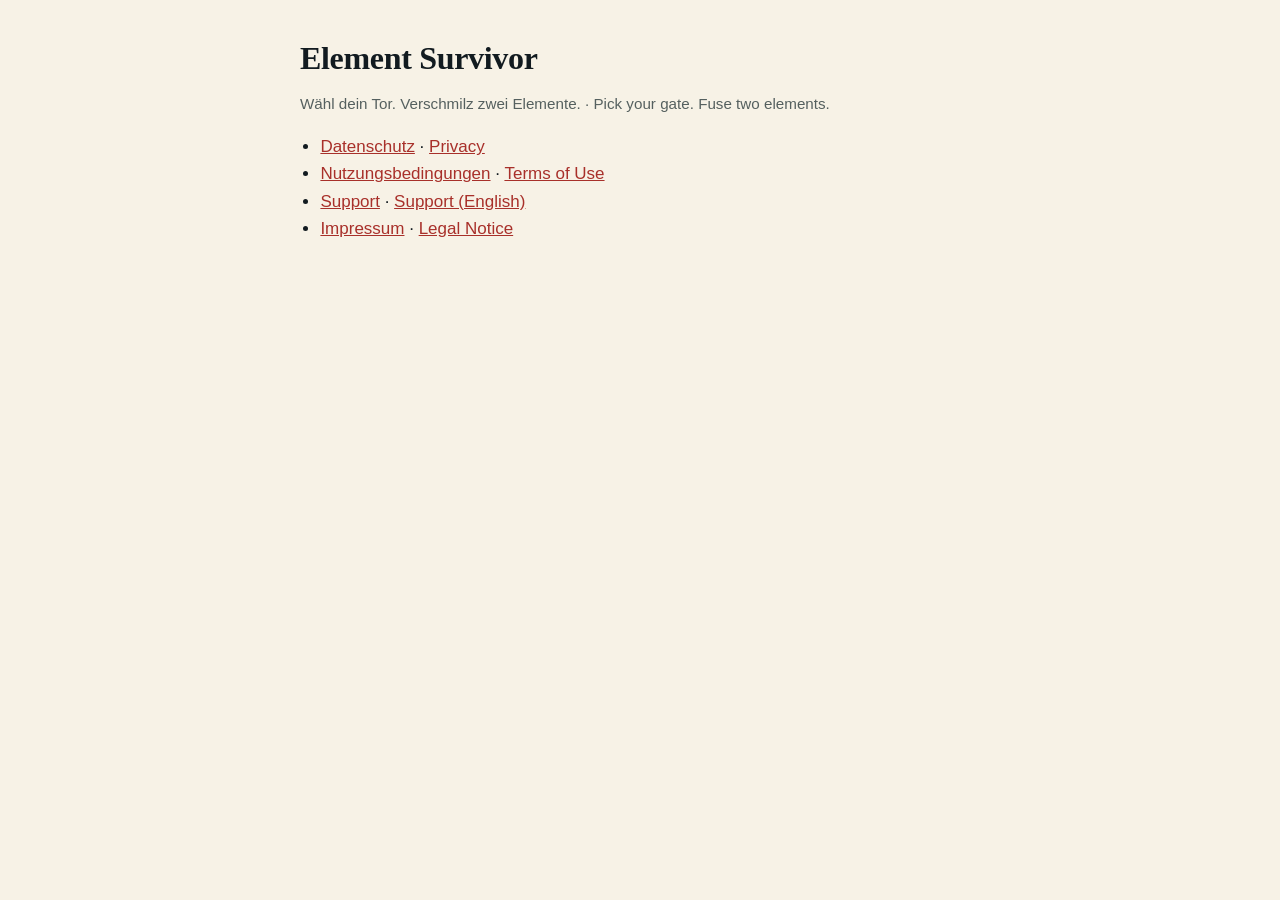
<file: index.html>
<!doctype html>
<html lang="de">
<head>
<meta charset="utf-8"><meta name="viewport" content="width=device-width,initial-scale=1">
<title>Element Survivor</title><link rel="stylesheet" href="style.css">
</head>
<body><main>
<h1>Element Survivor</h1>
<p class="muted">Wähl dein Tor. Verschmilz zwei Elemente. · Pick your gate. Fuse two elements.</p>
<ul>
<li><a href="privacy.html">Datenschutz</a> · <a href="privacy.html#en">Privacy</a></li>
<li><a href="terms.html">Nutzungsbedingungen</a> · <a href="terms.html#en">Terms of Use</a></li>
<li><a href="support.html">Support</a> · <a href="support.html#en">Support (English)</a></li>
<li><a href="impressum.html">Impressum</a> · <a href="impressum.html#en">Legal Notice</a></li>
</ul>
</main></body>
</html>
</file>
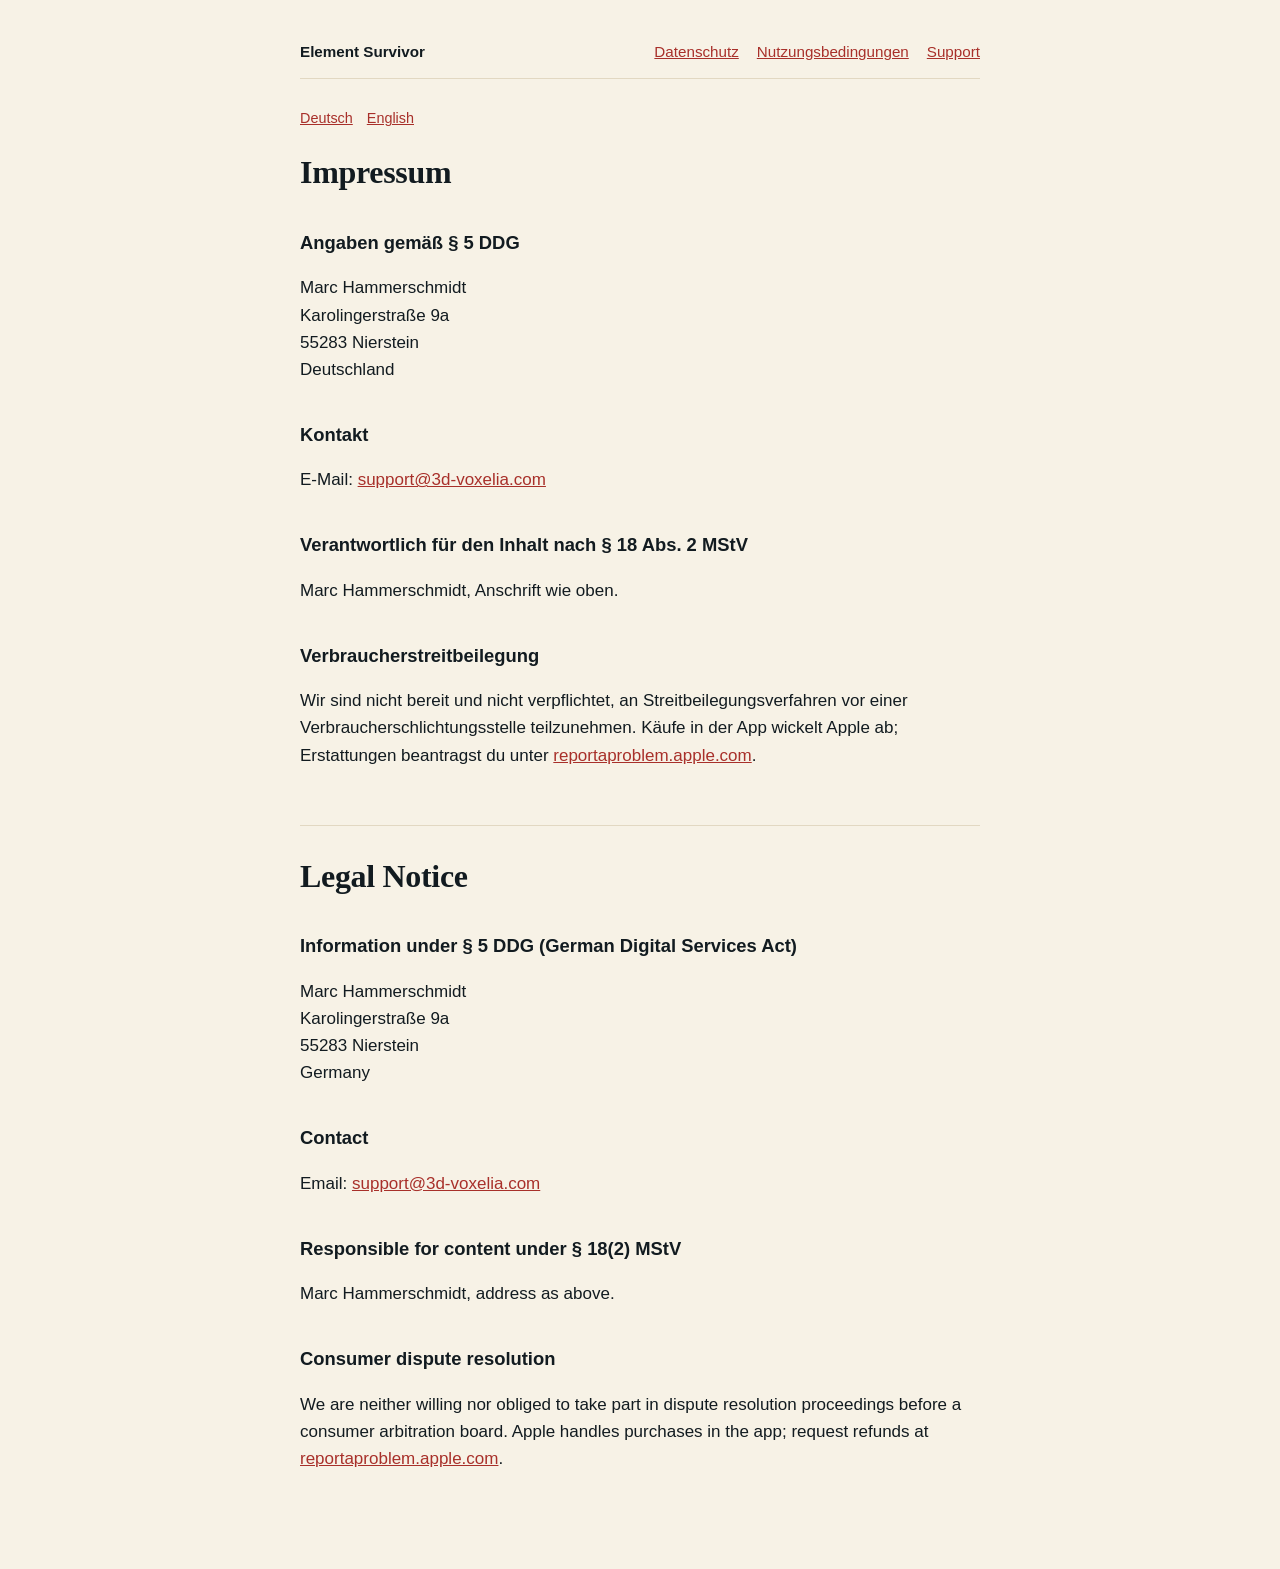
<file: impressum.html>
<!doctype html>
<html lang="de">
<head>
<meta charset="utf-8"><meta name="viewport" content="width=device-width,initial-scale=1">
<title>Element Survivor – Impressum / Legal Notice</title><link rel="stylesheet" href="style.css">
</head>
<body><main>
<nav><a href="index.html">Element Survivor</a><a href="privacy.html">Datenschutz</a><a href="terms.html">Nutzungsbedingungen</a><a href="support.html">Support</a></nav>
<div class="lang"><a href="#de">Deutsch</a><a href="#en">English</a></div>

<section id="de">
<h1>Impressum</h1>
<h2>Angaben gemäß § 5 DDG</h2>
<p>Marc Hammerschmidt<br>Karolingerstraße 9a<br>55283 Nierstein<br>Deutschland</p>
<h2>Kontakt</h2>
<p>E-Mail: <a href="mailto:support@3d-voxelia.com">support@3d-voxelia.com</a></p>
<h2>Verantwortlich für den Inhalt nach § 18 Abs. 2 MStV</h2>
<p>Marc Hammerschmidt, Anschrift wie oben.</p>
<h2>Verbraucherstreitbeilegung</h2>
<p>Wir sind nicht bereit und nicht verpflichtet, an Streitbeilegungsverfahren vor einer Verbraucherschlichtungsstelle teilzunehmen. Käufe in der App wickelt Apple ab; Erstattungen beantragst du unter <a href="https://reportaproblem.apple.com">reportaproblem.apple.com</a>.</p>
</section>

<section id="en" lang="en">
<h1>Legal Notice</h1>
<h2>Information under § 5 DDG (German Digital Services Act)</h2>
<p>Marc Hammerschmidt<br>Karolingerstraße 9a<br>55283 Nierstein<br>Germany</p>
<h2>Contact</h2>
<p>Email: <a href="mailto:support@3d-voxelia.com">support@3d-voxelia.com</a></p>
<h2>Responsible for content under § 18(2) MStV</h2>
<p>Marc Hammerschmidt, address as above.</p>
<h2>Consumer dispute resolution</h2>
<p>We are neither willing nor obliged to take part in dispute resolution proceedings before a consumer arbitration board. Apple handles purchases in the app; request refunds at <a href="https://reportaproblem.apple.com">reportaproblem.apple.com</a>.</p>
</section>
</main></body>
</html>
</file>
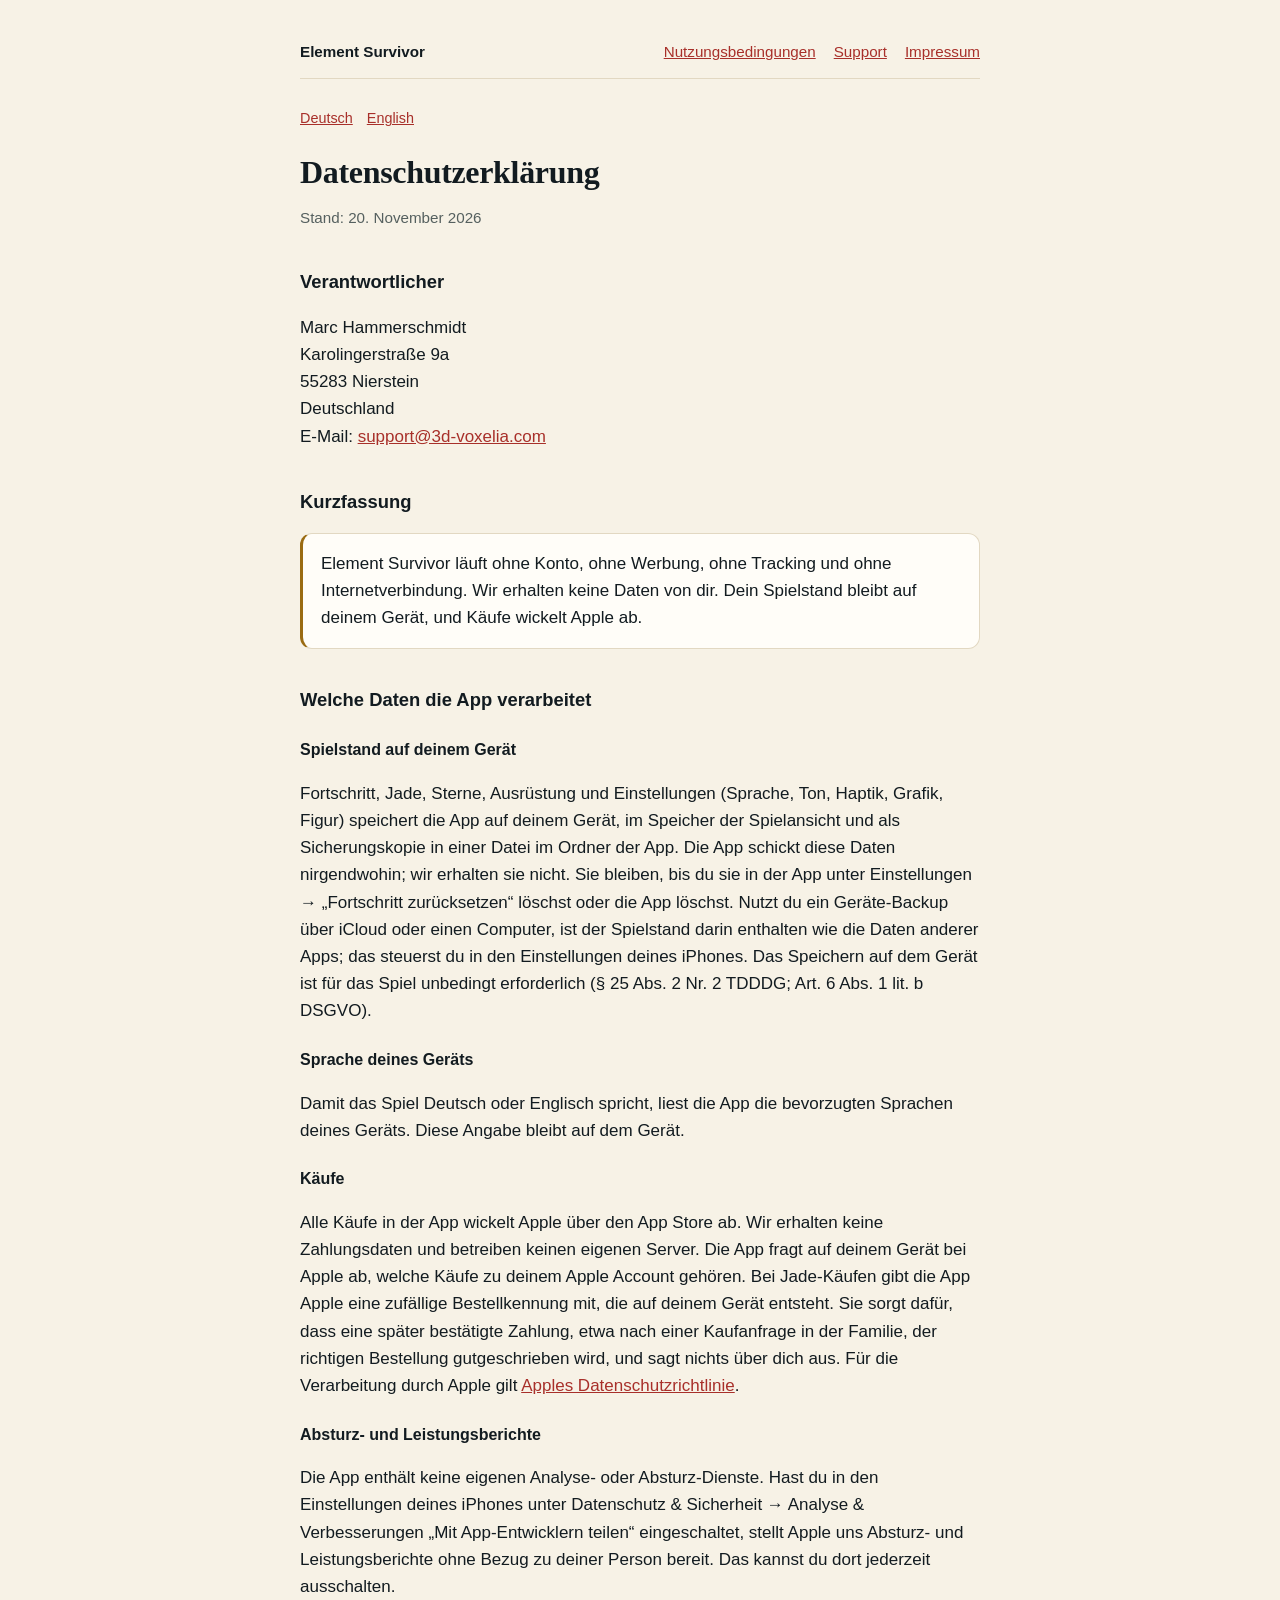
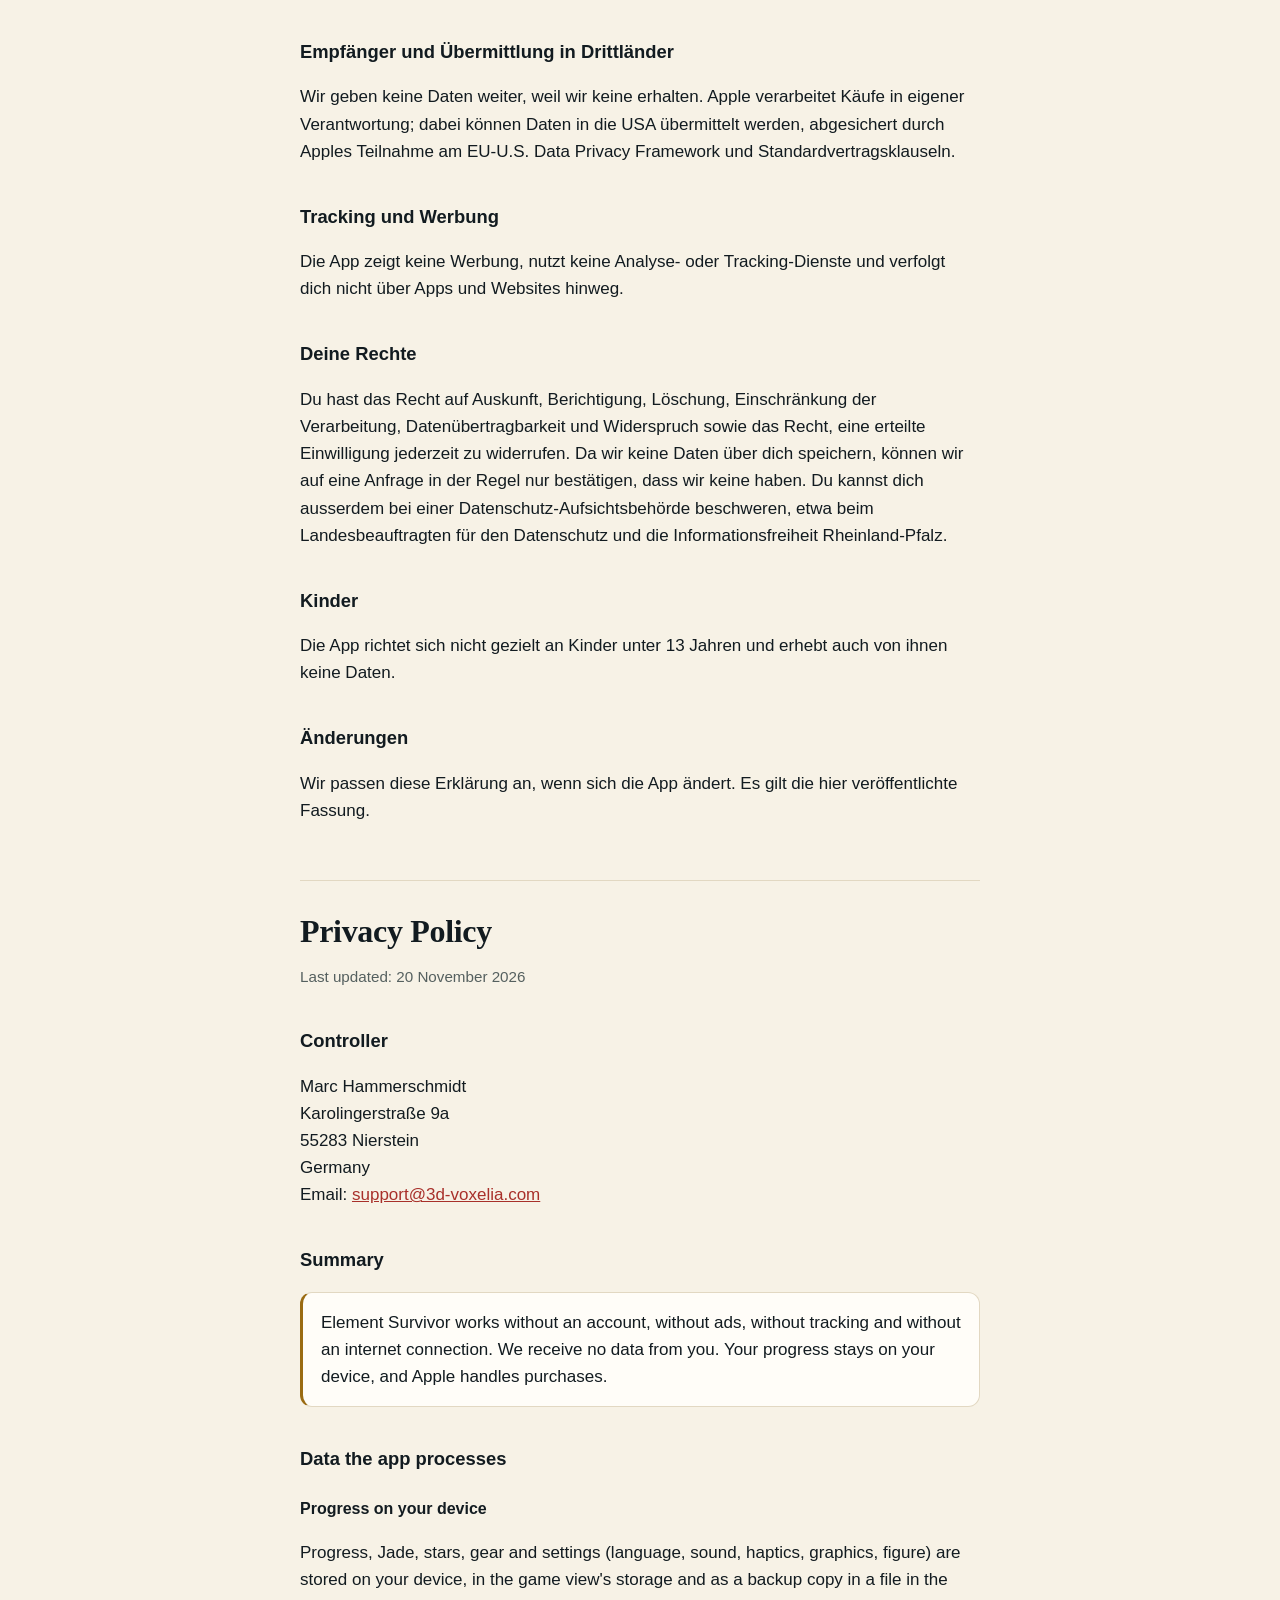
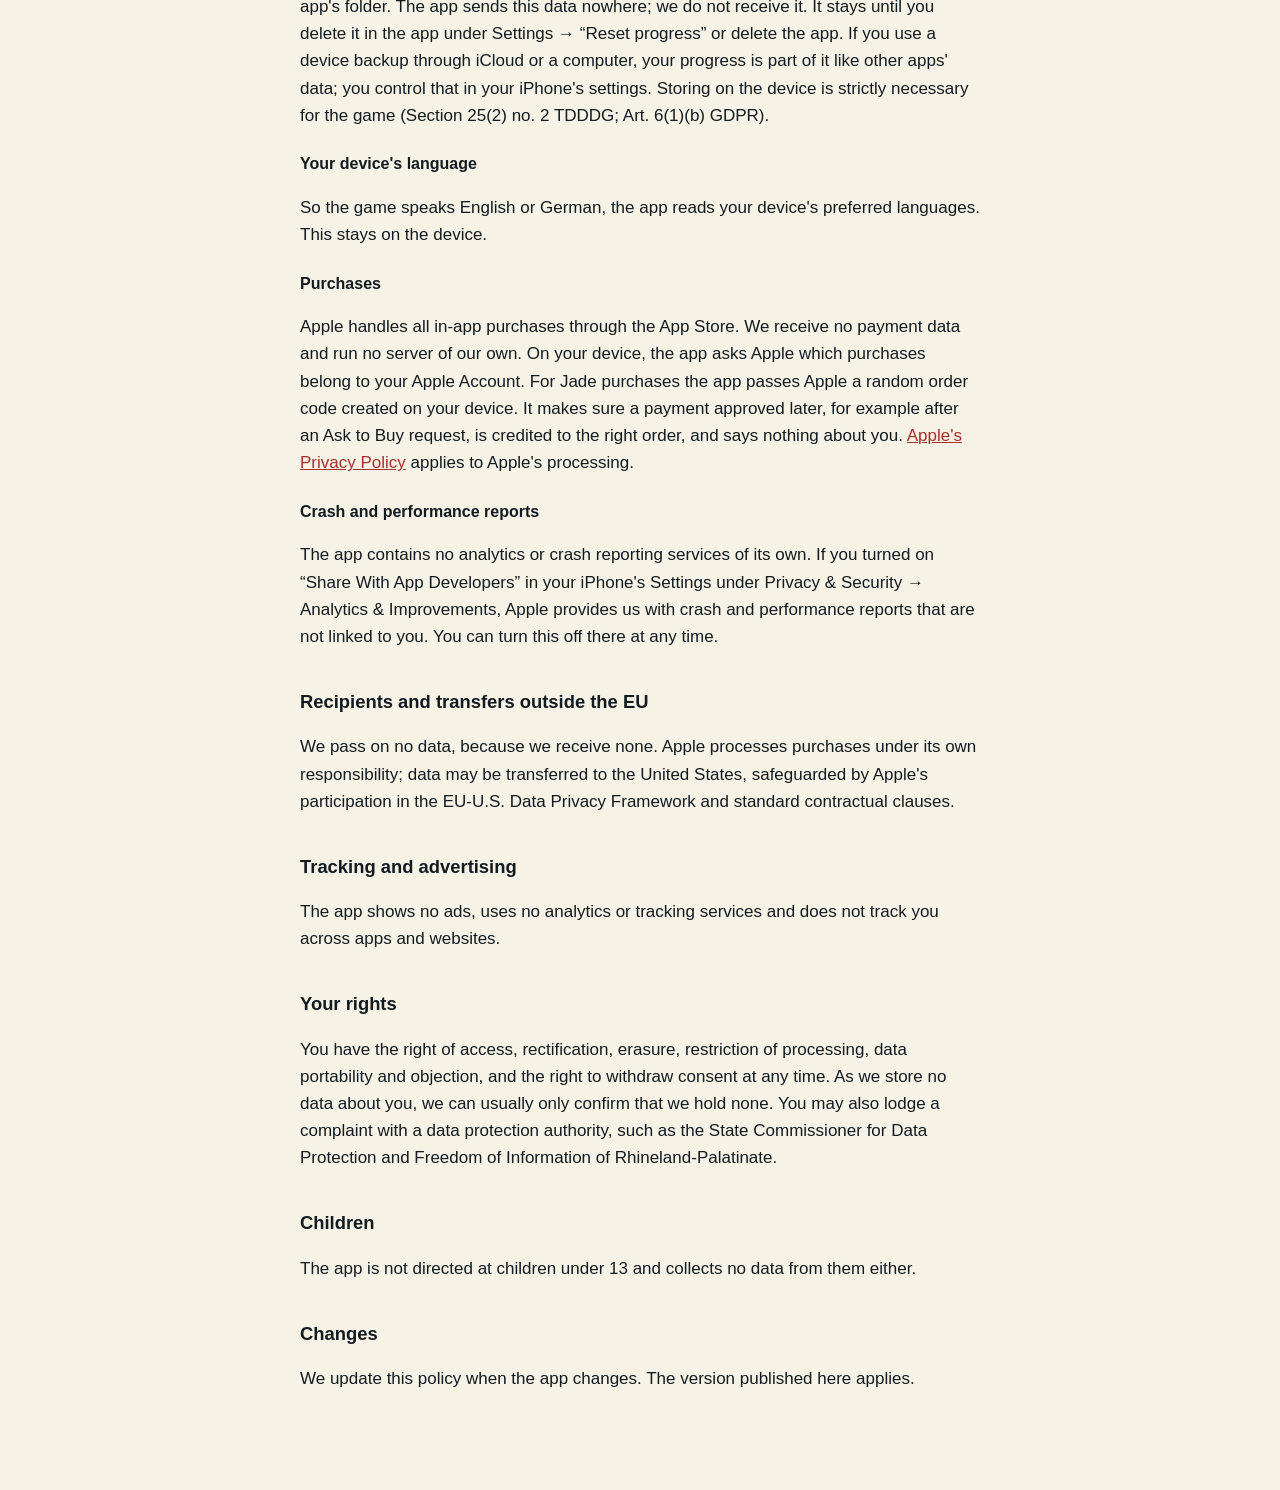
<file: privacy.html>
<!doctype html>
<html lang="de">
<head>
<meta charset="utf-8"><meta name="viewport" content="width=device-width,initial-scale=1">
<title>Element Survivor – Datenschutz / Privacy</title><link rel="stylesheet" href="style.css">
</head>
<body><main>
<nav><a href="index.html">Element Survivor</a><a href="terms.html">Nutzungsbedingungen</a><a href="support.html">Support</a><a href="impressum.html">Impressum</a></nav>
<div class="lang"><a href="#de">Deutsch</a><a href="#en">English</a></div>

<!--
  Belege im Code (Stand 2026-11-20, Branch jagd):
  - Kein Netzzugriff: einziges fetch() lädt Musik aus dem App-Paket (src/audio/music.ts:249); kein URLSession in ios/App/App/*.swift.
  - Spielstand lokal: localStorage (src/meta/profile.ts:136) und Sicherungsdatei in Application Support (ios/App/App/GameViewController.swift:105).
  - Kein iCloud: keine Entitlements, kein NSUbiquitousKeyValueStore oder CloudKit.
  - Gerätesprache: Locale.preferredLanguages wird lokal an die Spielansicht gegeben (GameViewController.swift:21).
  - Käufe: StoreKit 2 auf dem Gerät (ios/App/App/Store.swift); zufällige Bestellkennung als appAccountToken nur bei Jade-Käufen (Store.swift:164, src/meta/purchases.ts:109).
  - Zurücksetzen: Einstellungen → „Fortschritt zurücksetzen“, Käufe bleiben (src/meta/profile.ts, resetProfile).
  - Privacy-Manifest: NSPrivacyTracking false, keine erfassten Datentypen (ios/App/App/PrivacyInfo.xcprivacy).
-->

<section id="de">
<h1>Datenschutzerklärung</h1>
<p class="muted">Stand: 20. November 2026</p>

<h2>Verantwortlicher</h2>
<p>Marc Hammerschmidt<br>Karolingerstraße 9a<br>55283 Nierstein<br>Deutschland<br>E-Mail: <a href="mailto:support@3d-voxelia.com">support@3d-voxelia.com</a></p>

<h2>Kurzfassung</h2>
<p class="card">Element Survivor läuft ohne Konto, ohne Werbung, ohne Tracking und ohne Internetverbindung. Wir erhalten keine Daten von dir. Dein Spielstand bleibt auf deinem Gerät, und Käufe wickelt Apple ab.</p>

<h2>Welche Daten die App verarbeitet</h2>
<h3>Spielstand auf deinem Gerät</h3>
<p>Fortschritt, Jade, Sterne, Ausrüstung und Einstellungen (Sprache, Ton, Haptik, Grafik, Figur) speichert die App auf deinem Gerät, im Speicher der Spielansicht und als Sicherungskopie in einer Datei im Ordner der App. Die App schickt diese Daten nirgendwohin; wir erhalten sie nicht. Sie bleiben, bis du sie in der App unter Einstellungen → „Fortschritt zurücksetzen“ löschst oder die App löschst. Nutzt du ein Geräte-Backup über iCloud oder einen Computer, ist der Spielstand darin enthalten wie die Daten anderer Apps; das steuerst du in den Einstellungen deines iPhones. Das Speichern auf dem Gerät ist für das Spiel unbedingt erforderlich (§ 25 Abs. 2 Nr. 2 TDDDG; Art. 6 Abs. 1 lit. b DSGVO).</p>
<h3>Sprache deines Geräts</h3>
<p>Damit das Spiel Deutsch oder Englisch spricht, liest die App die bevorzugten Sprachen deines Geräts. Diese Angabe bleibt auf dem Gerät.</p>
<h3>Käufe</h3>
<p>Alle Käufe in der App wickelt Apple über den App Store ab. Wir erhalten keine Zahlungsdaten und betreiben keinen eigenen Server. Die App fragt auf deinem Gerät bei Apple ab, welche Käufe zu deinem Apple Account gehören. Bei Jade-Käufen gibt die App Apple eine zufällige Bestellkennung mit, die auf deinem Gerät entsteht. Sie sorgt dafür, dass eine später bestätigte Zahlung, etwa nach einer Kaufanfrage in der Familie, der richtigen Bestellung gutgeschrieben wird, und sagt nichts über dich aus. Für die Verarbeitung durch Apple gilt <a href="https://www.apple.com/legal/privacy/">Apples Datenschutzrichtlinie</a>.</p>
<h3>Absturz- und Leistungsberichte</h3>
<p>Die App enthält keine eigenen Analyse- oder Absturz-Dienste. Hast du in den Einstellungen deines iPhones unter Datenschutz &amp; Sicherheit → Analyse &amp; Verbesserungen „Mit App-Entwicklern teilen“ eingeschaltet, stellt Apple uns Absturz- und Leistungsberichte ohne Bezug zu deiner Person bereit. Das kannst du dort jederzeit ausschalten.</p>

<h2>Empfänger und Übermittlung in Drittländer</h2>
<p>Wir geben keine Daten weiter, weil wir keine erhalten. Apple verarbeitet Käufe in eigener Verantwortung; dabei können Daten in die USA übermittelt werden, abgesichert durch Apples Teilnahme am EU-U.S. Data Privacy Framework und Standardvertragsklauseln.</p>

<h2>Tracking und Werbung</h2>
<p>Die App zeigt keine Werbung, nutzt keine Analyse- oder Tracking-Dienste und verfolgt dich nicht über Apps und Websites hinweg.</p>

<h2>Deine Rechte</h2>
<p>Du hast das Recht auf Auskunft, Berichtigung, Löschung, Einschränkung der Verarbeitung, Datenübertragbarkeit und Widerspruch sowie das Recht, eine erteilte Einwilligung jederzeit zu widerrufen. Da wir keine Daten über dich speichern, können wir auf eine Anfrage in der Regel nur bestätigen, dass wir keine haben. Du kannst dich ausserdem bei einer Datenschutz-Aufsichtsbehörde beschweren, etwa beim Landesbeauftragten für den Datenschutz und die Informationsfreiheit Rheinland-Pfalz.</p>

<h2>Kinder</h2>
<p>Die App richtet sich nicht gezielt an Kinder unter 13 Jahren und erhebt auch von ihnen keine Daten.</p>

<h2>Änderungen</h2>
<p>Wir passen diese Erklärung an, wenn sich die App ändert. Es gilt die hier veröffentlichte Fassung.</p>
</section>

<section id="en" lang="en">
<h1>Privacy Policy</h1>
<p class="muted">Last updated: 20 November 2026</p>

<h2>Controller</h2>
<p>Marc Hammerschmidt<br>Karolingerstraße 9a<br>55283 Nierstein<br>Germany<br>Email: <a href="mailto:support@3d-voxelia.com">support@3d-voxelia.com</a></p>

<h2>Summary</h2>
<p class="card">Element Survivor works without an account, without ads, without tracking and without an internet connection. We receive no data from you. Your progress stays on your device, and Apple handles purchases.</p>

<h2>Data the app processes</h2>
<h3>Progress on your device</h3>
<p>Progress, Jade, stars, gear and settings (language, sound, haptics, graphics, figure) are stored on your device, in the game view's storage and as a backup copy in a file in the app's folder. The app sends this data nowhere; we do not receive it. It stays until you delete it in the app under Settings → “Reset progress” or delete the app. If you use a device backup through iCloud or a computer, your progress is part of it like other apps' data; you control that in your iPhone's settings. Storing on the device is strictly necessary for the game (Section 25(2) no. 2 TDDDG; Art. 6(1)(b) GDPR).</p>
<h3>Your device's language</h3>
<p>So the game speaks English or German, the app reads your device's preferred languages. This stays on the device.</p>
<h3>Purchases</h3>
<p>Apple handles all in-app purchases through the App Store. We receive no payment data and run no server of our own. On your device, the app asks Apple which purchases belong to your Apple Account. For Jade purchases the app passes Apple a random order code created on your device. It makes sure a payment approved later, for example after an Ask to Buy request, is credited to the right order, and says nothing about you. <a href="https://www.apple.com/legal/privacy/">Apple's Privacy Policy</a> applies to Apple's processing.</p>
<h3>Crash and performance reports</h3>
<p>The app contains no analytics or crash reporting services of its own. If you turned on “Share With App Developers” in your iPhone's Settings under Privacy &amp; Security → Analytics &amp; Improvements, Apple provides us with crash and performance reports that are not linked to you. You can turn this off there at any time.</p>

<h2>Recipients and transfers outside the EU</h2>
<p>We pass on no data, because we receive none. Apple processes purchases under its own responsibility; data may be transferred to the United States, safeguarded by Apple's participation in the EU-U.S. Data Privacy Framework and standard contractual clauses.</p>

<h2>Tracking and advertising</h2>
<p>The app shows no ads, uses no analytics or tracking services and does not track you across apps and websites.</p>

<h2>Your rights</h2>
<p>You have the right of access, rectification, erasure, restriction of processing, data portability and objection, and the right to withdraw consent at any time. As we store no data about you, we can usually only confirm that we hold none. You may also lodge a complaint with a data protection authority, such as the State Commissioner for Data Protection and Freedom of Information of Rhineland-Palatinate.</p>

<h2>Children</h2>
<p>The app is not directed at children under 13 and collects no data from them either.</p>

<h2>Changes</h2>
<p>We update this policy when the app changes. The version published here applies.</p>
</section>
</main></body>
</html>
</file>
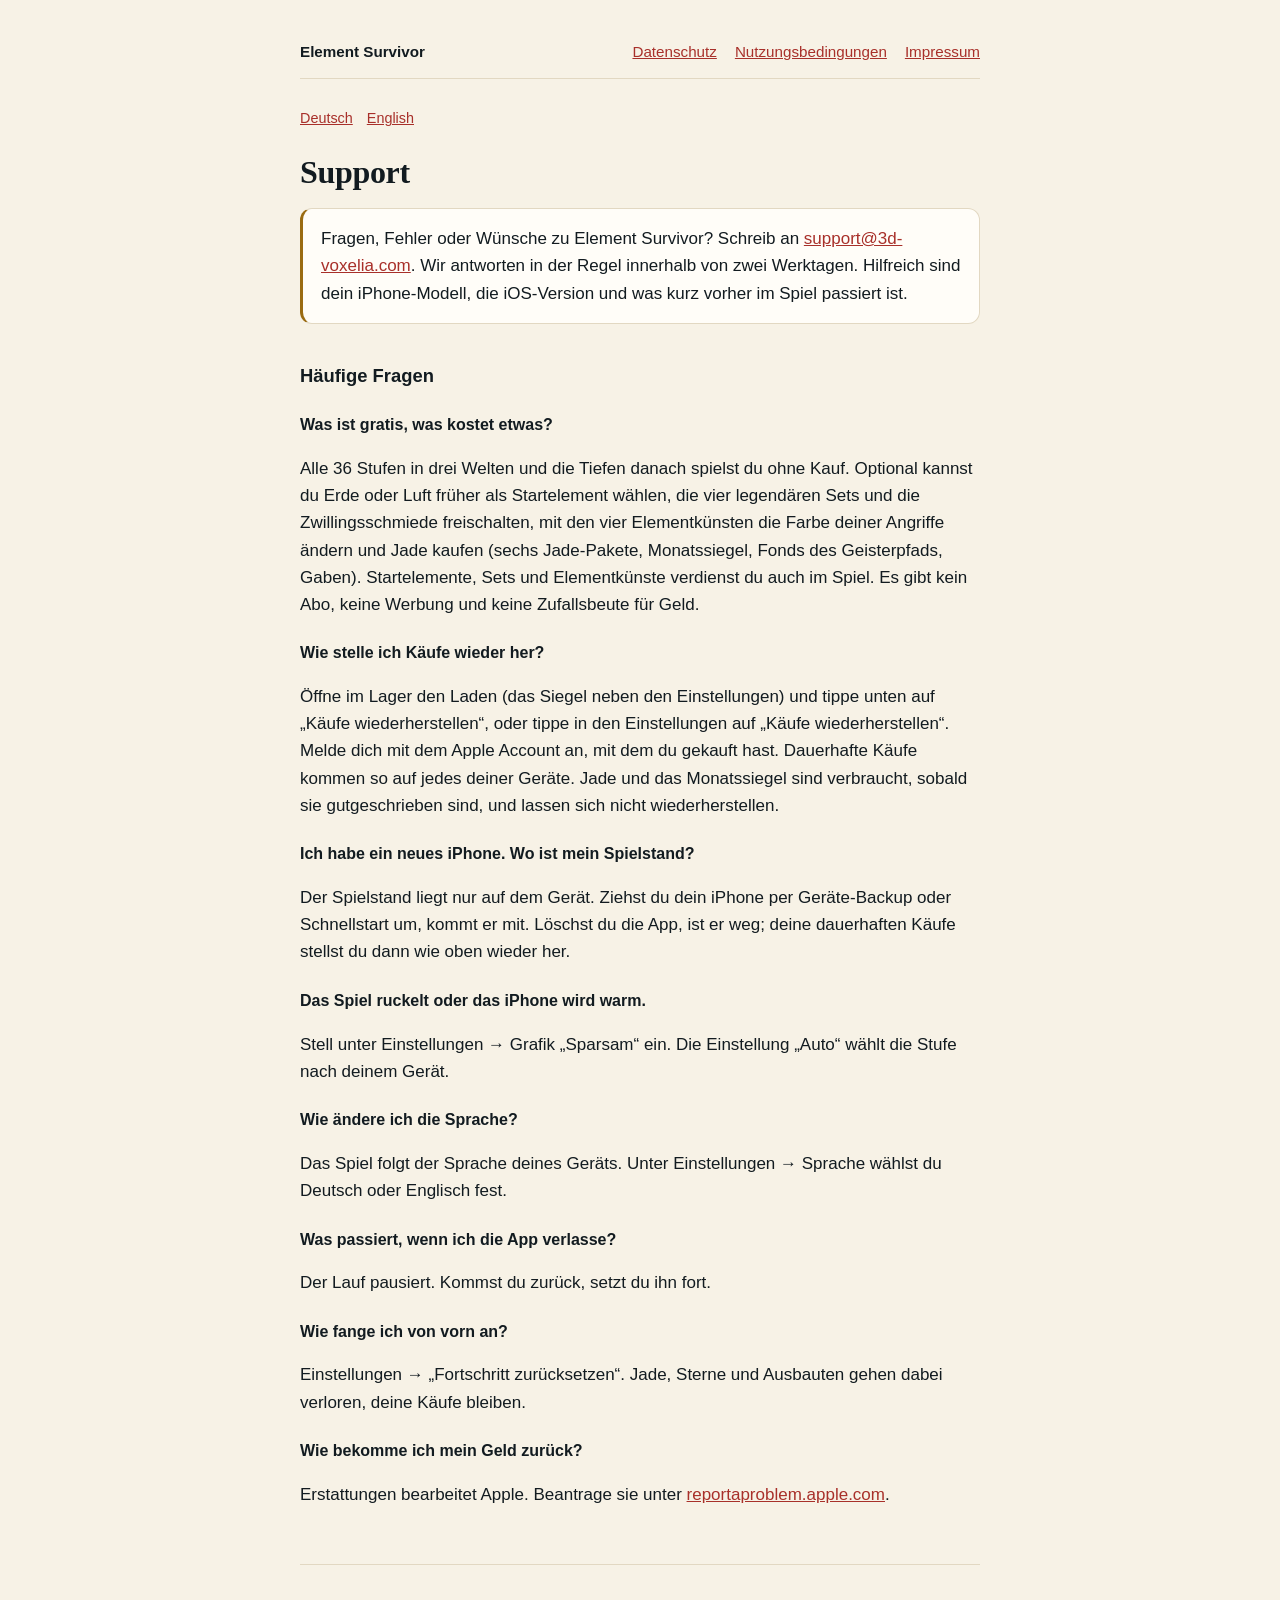
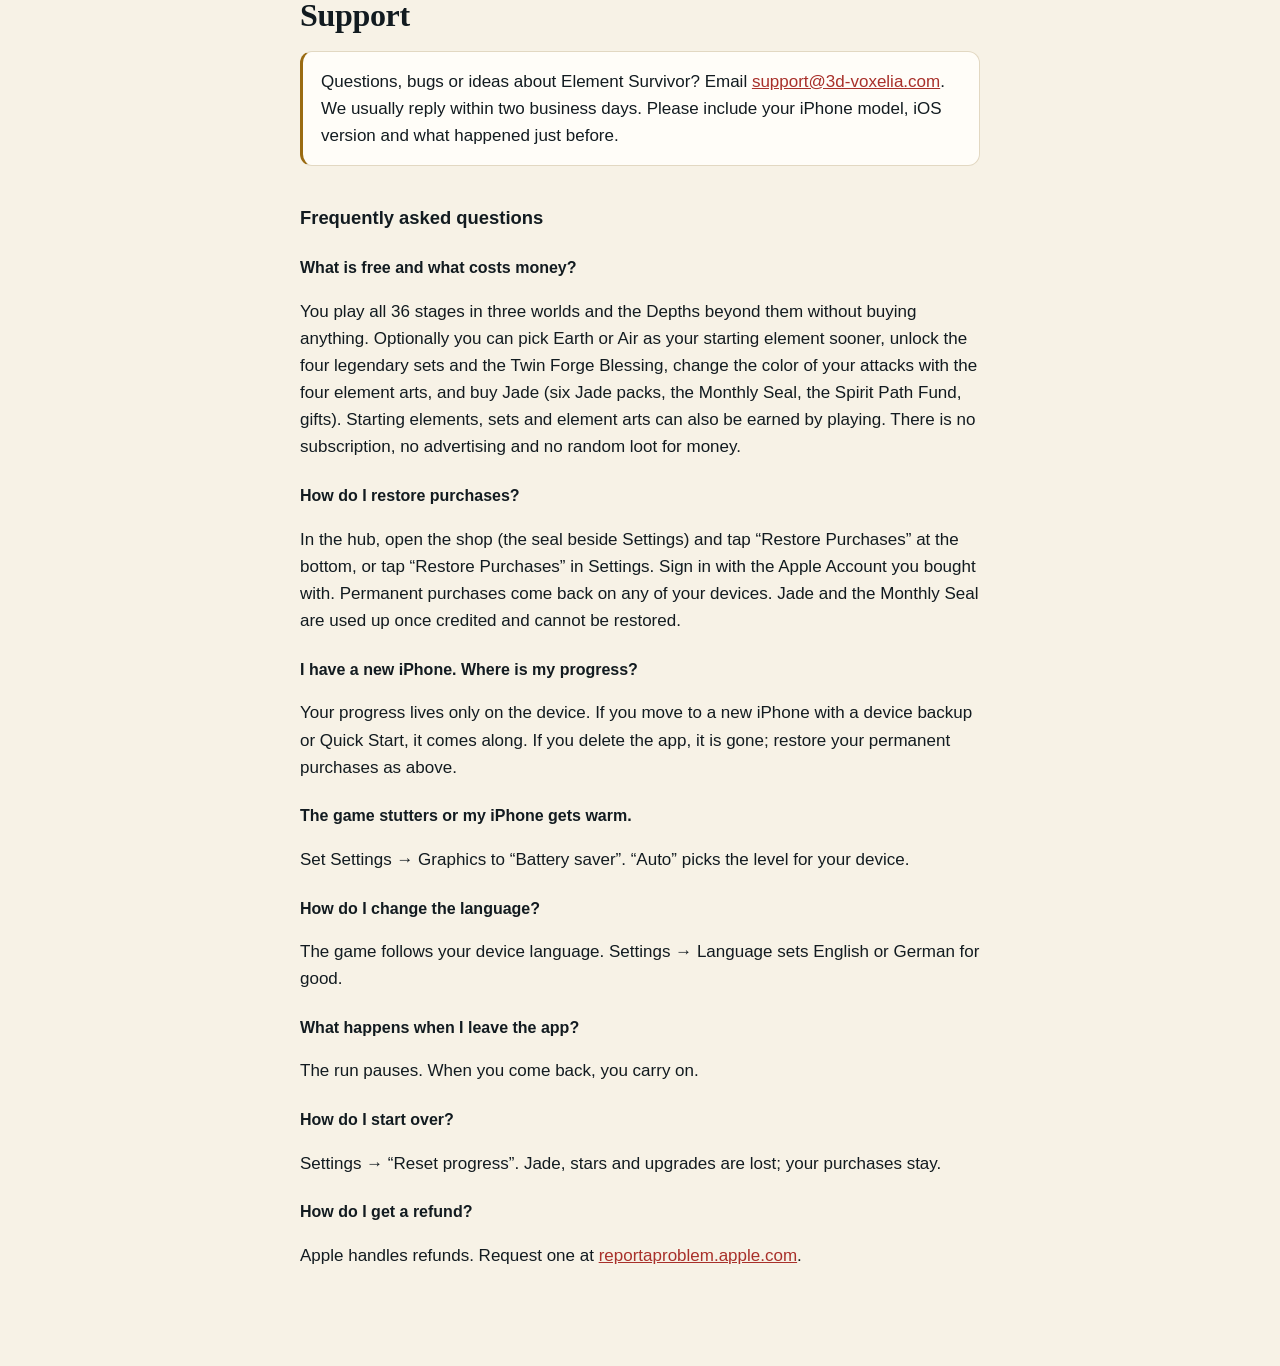
<file: support.html>
<!doctype html>
<html lang="de">
<head>
<meta charset="utf-8"><meta name="viewport" content="width=device-width,initial-scale=1">
<title>Element Survivor – Support</title><link rel="stylesheet" href="style.css">
</head>
<body><main>
<nav><a href="index.html">Element Survivor</a><a href="privacy.html">Datenschutz</a><a href="terms.html">Nutzungsbedingungen</a><a href="impressum.html">Impressum</a></nav>
<div class="lang"><a href="#de">Deutsch</a><a href="#en">English</a></div>

<section id="de">
<h1>Support</h1>
<p class="card">Fragen, Fehler oder Wünsche zu Element Survivor? Schreib an <a href="mailto:support@3d-voxelia.com?subject=Element%20Survivor">support@3d-voxelia.com</a>. Wir antworten in der Regel innerhalb von zwei Werktagen. Hilfreich sind dein iPhone-Modell, die iOS-Version und was kurz vorher im Spiel passiert ist.</p>

<h2>Häufige Fragen</h2>
<h3>Was ist gratis, was kostet etwas?</h3>
<p>Alle 36 Stufen in drei Welten und die Tiefen danach spielst du ohne Kauf. Optional kannst du Erde oder Luft früher als Startelement wählen, die vier legendären Sets und die Zwillingsschmiede freischalten, mit den vier Elementkünsten die Farbe deiner Angriffe ändern und Jade kaufen (sechs Jade-Pakete, Monatssiegel, Fonds des Geisterpfads, Gaben). Startelemente, Sets und Elementkünste verdienst du auch im Spiel. Es gibt kein Abo, keine Werbung und keine Zufallsbeute für Geld.</p>
<h3>Wie stelle ich Käufe wieder her?</h3>
<p>Öffne im Lager den Laden (das Siegel neben den Einstellungen) und tippe unten auf „Käufe wiederherstellen“, oder tippe in den Einstellungen auf „Käufe wiederherstellen“. Melde dich mit dem Apple Account an, mit dem du gekauft hast. Dauerhafte Käufe kommen so auf jedes deiner Geräte. Jade und das Monatssiegel sind verbraucht, sobald sie gutgeschrieben sind, und lassen sich nicht wiederherstellen.</p>
<h3>Ich habe ein neues iPhone. Wo ist mein Spielstand?</h3>
<p>Der Spielstand liegt nur auf dem Gerät. Ziehst du dein iPhone per Geräte-Backup oder Schnellstart um, kommt er mit. Löschst du die App, ist er weg; deine dauerhaften Käufe stellst du dann wie oben wieder her.</p>
<h3>Das Spiel ruckelt oder das iPhone wird warm.</h3>
<p>Stell unter Einstellungen → Grafik „Sparsam“ ein. Die Einstellung „Auto“ wählt die Stufe nach deinem Gerät.</p>
<h3>Wie ändere ich die Sprache?</h3>
<p>Das Spiel folgt der Sprache deines Geräts. Unter Einstellungen → Sprache wählst du Deutsch oder Englisch fest.</p>
<h3>Was passiert, wenn ich die App verlasse?</h3>
<p>Der Lauf pausiert. Kommst du zurück, setzt du ihn fort.</p>
<h3>Wie fange ich von vorn an?</h3>
<p>Einstellungen → „Fortschritt zurücksetzen“. Jade, Sterne und Ausbauten gehen dabei verloren, deine Käufe bleiben.</p>
<h3>Wie bekomme ich mein Geld zurück?</h3>
<p>Erstattungen bearbeitet Apple. Beantrage sie unter <a href="https://reportaproblem.apple.com">reportaproblem.apple.com</a>.</p>
</section>

<section id="en" lang="en">
<h1>Support</h1>
<p class="card">Questions, bugs or ideas about Element Survivor? Email <a href="mailto:support@3d-voxelia.com?subject=Element%20Survivor">support@3d-voxelia.com</a>. We usually reply within two business days. Please include your iPhone model, iOS version and what happened just before.</p>

<h2>Frequently asked questions</h2>
<h3>What is free and what costs money?</h3>
<p>You play all 36 stages in three worlds and the Depths beyond them without buying anything. Optionally you can pick Earth or Air as your starting element sooner, unlock the four legendary sets and the Twin Forge Blessing, change the color of your attacks with the four element arts, and buy Jade (six Jade packs, the Monthly Seal, the Spirit Path Fund, gifts). Starting elements, sets and element arts can also be earned by playing. There is no subscription, no advertising and no random loot for money.</p>
<h3>How do I restore purchases?</h3>
<p>In the hub, open the shop (the seal beside Settings) and tap “Restore Purchases” at the bottom, or tap “Restore Purchases” in Settings. Sign in with the Apple Account you bought with. Permanent purchases come back on any of your devices. Jade and the Monthly Seal are used up once credited and cannot be restored.</p>
<h3>I have a new iPhone. Where is my progress?</h3>
<p>Your progress lives only on the device. If you move to a new iPhone with a device backup or Quick Start, it comes along. If you delete the app, it is gone; restore your permanent purchases as above.</p>
<h3>The game stutters or my iPhone gets warm.</h3>
<p>Set Settings → Graphics to “Battery saver”. “Auto” picks the level for your device.</p>
<h3>How do I change the language?</h3>
<p>The game follows your device language. Settings → Language sets English or German for good.</p>
<h3>What happens when I leave the app?</h3>
<p>The run pauses. When you come back, you carry on.</p>
<h3>How do I start over?</h3>
<p>Settings → “Reset progress”. Jade, stars and upgrades are lost; your purchases stay.</p>
<h3>How do I get a refund?</h3>
<p>Apple handles refunds. Request one at <a href="https://reportaproblem.apple.com">reportaproblem.apple.com</a>.</p>
</section>
</main></body>
</html>
</file>
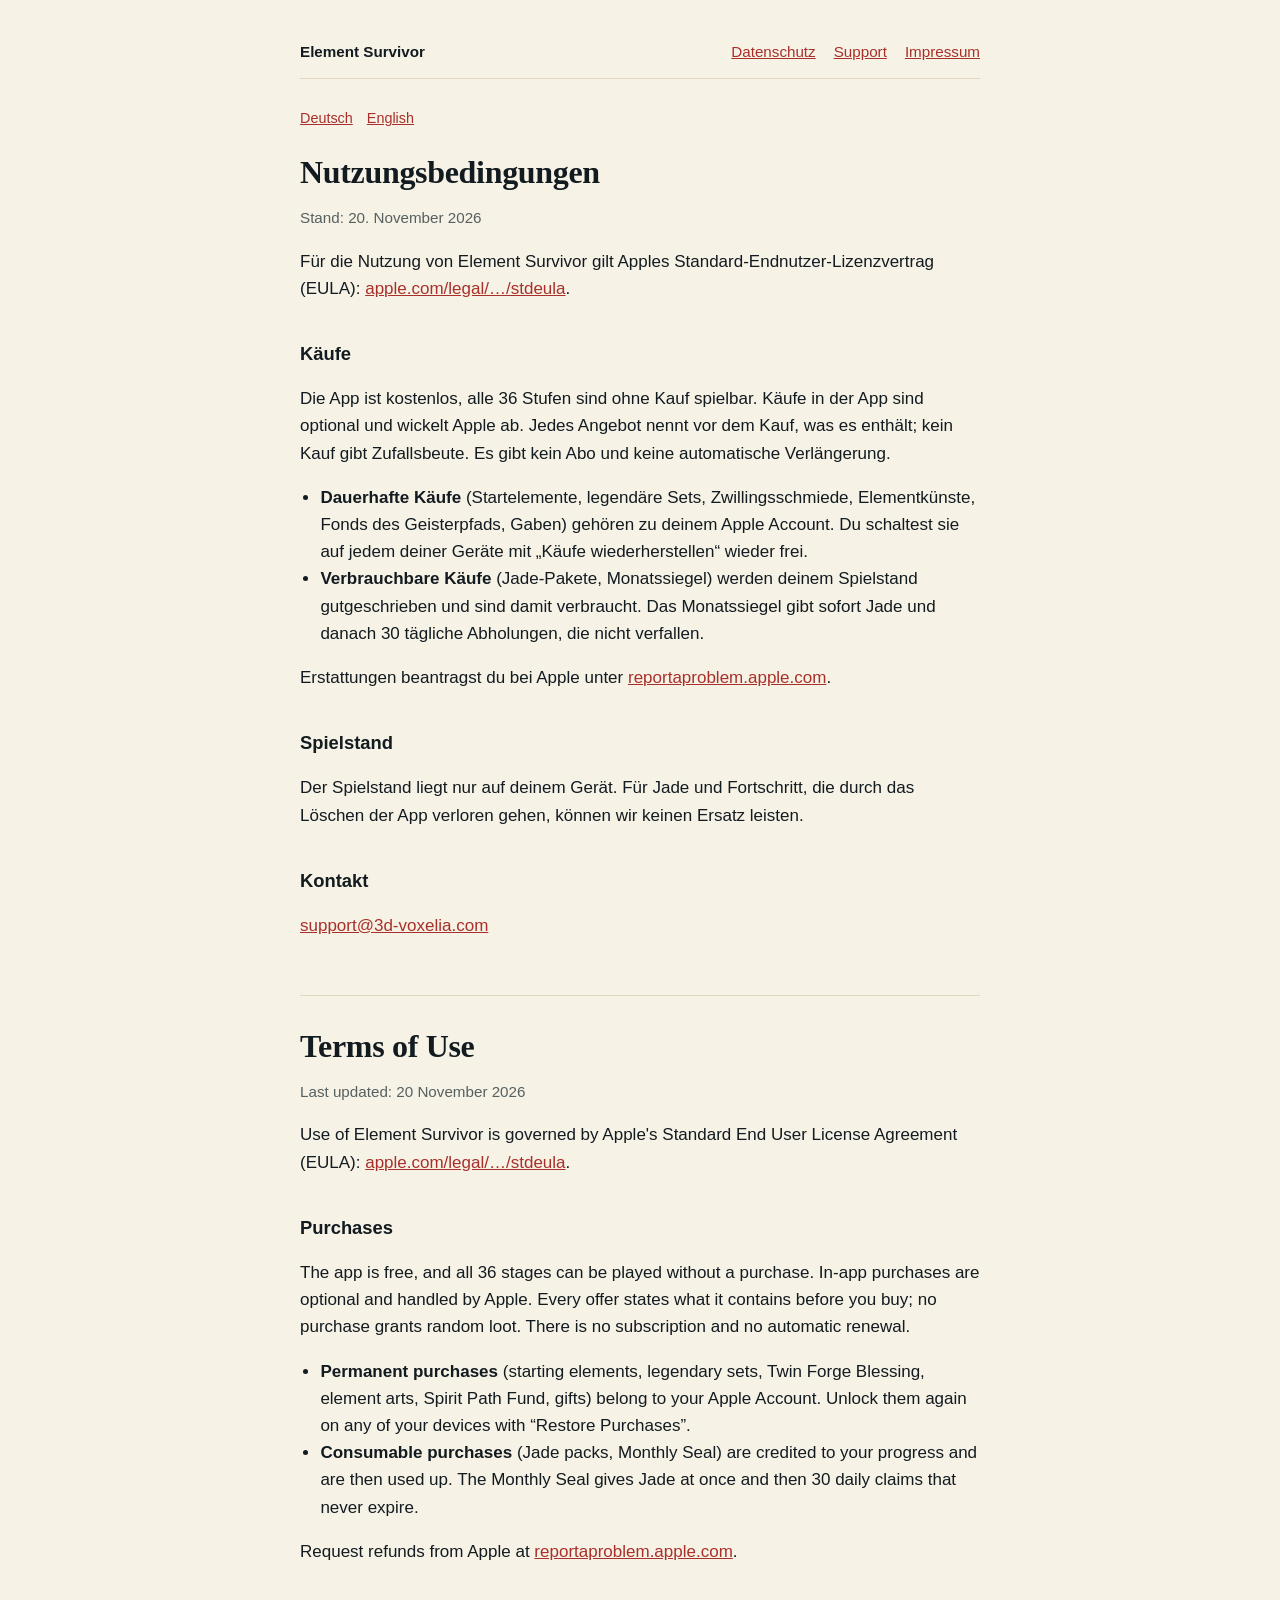
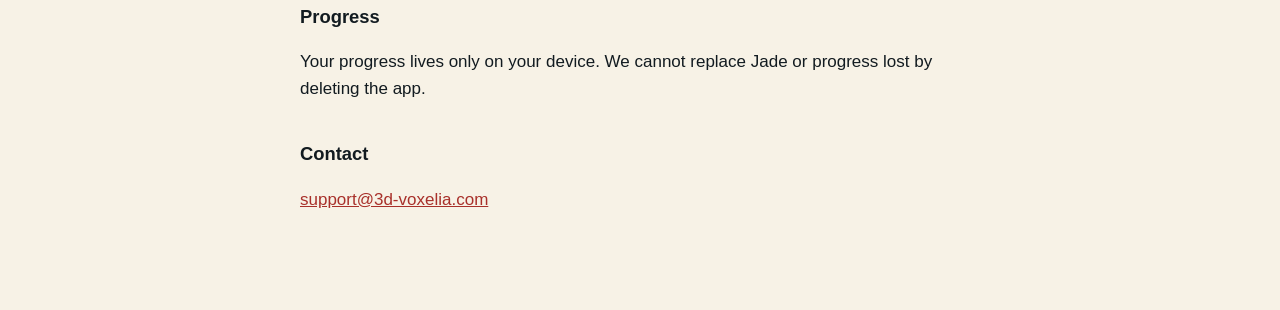
<file: terms.html>
<!doctype html>
<html lang="de">
<head>
<meta charset="utf-8"><meta name="viewport" content="width=device-width,initial-scale=1">
<title>Element Survivor – Nutzungsbedingungen / Terms</title><link rel="stylesheet" href="style.css">
</head>
<body><main>
<nav><a href="index.html">Element Survivor</a><a href="privacy.html">Datenschutz</a><a href="support.html">Support</a><a href="impressum.html">Impressum</a></nav>
<div class="lang"><a href="#de">Deutsch</a><a href="#en">English</a></div>

<section id="de">
<h1>Nutzungsbedingungen</h1>
<p class="muted">Stand: 20. November 2026</p>
<p>Für die Nutzung von Element Survivor gilt Apples Standard-Endnutzer-Lizenzvertrag (EULA): <a href="https://www.apple.com/legal/internet-services/itunes/dev/stdeula/">apple.com/legal/…/stdeula</a>.</p>

<h2>Käufe</h2>
<p>Die App ist kostenlos, alle 36 Stufen sind ohne Kauf spielbar. Käufe in der App sind optional und wickelt Apple ab. Jedes Angebot nennt vor dem Kauf, was es enthält; kein Kauf gibt Zufallsbeute. Es gibt kein Abo und keine automatische Verlängerung.</p>
<ul>
<li><strong>Dauerhafte Käufe</strong> (Startelemente, legendäre Sets, Zwillingsschmiede, Elementkünste, Fonds des Geisterpfads, Gaben) gehören zu deinem Apple Account. Du schaltest sie auf jedem deiner Geräte mit „Käufe wiederherstellen“ wieder frei.</li>
<li><strong>Verbrauchbare Käufe</strong> (Jade-Pakete, Monatssiegel) werden deinem Spielstand gutgeschrieben und sind damit verbraucht. Das Monatssiegel gibt sofort Jade und danach 30 tägliche Abholungen, die nicht verfallen.</li>
</ul>
<p>Erstattungen beantragst du bei Apple unter <a href="https://reportaproblem.apple.com">reportaproblem.apple.com</a>.</p>

<h2>Spielstand</h2>
<p>Der Spielstand liegt nur auf deinem Gerät. Für Jade und Fortschritt, die durch das Löschen der App verloren gehen, können wir keinen Ersatz leisten.</p>

<h2>Kontakt</h2>
<p><a href="mailto:support@3d-voxelia.com">support@3d-voxelia.com</a></p>
</section>

<section id="en" lang="en">
<h1>Terms of Use</h1>
<p class="muted">Last updated: 20 November 2026</p>
<p>Use of Element Survivor is governed by Apple's Standard End User License Agreement (EULA): <a href="https://www.apple.com/legal/internet-services/itunes/dev/stdeula/">apple.com/legal/…/stdeula</a>.</p>

<h2>Purchases</h2>
<p>The app is free, and all 36 stages can be played without a purchase. In-app purchases are optional and handled by Apple. Every offer states what it contains before you buy; no purchase grants random loot. There is no subscription and no automatic renewal.</p>
<ul>
<li><strong>Permanent purchases</strong> (starting elements, legendary sets, Twin Forge Blessing, element arts, Spirit Path Fund, gifts) belong to your Apple Account. Unlock them again on any of your devices with “Restore Purchases”.</li>
<li><strong>Consumable purchases</strong> (Jade packs, Monthly Seal) are credited to your progress and are then used up. The Monthly Seal gives Jade at once and then 30 daily claims that never expire.</li>
</ul>
<p>Request refunds from Apple at <a href="https://reportaproblem.apple.com">reportaproblem.apple.com</a>.</p>

<h2>Progress</h2>
<p>Your progress lives only on your device. We cannot replace Jade or progress lost by deleting the app.</p>

<h2>Contact</h2>
<p><a href="mailto:support@3d-voxelia.com">support@3d-voxelia.com</a></p>
</section>
</main></body>
</html>
</file>
<file: style.css>
/* The game's lacquer and ink (src/ui/tokens.css), light by day and dark at night; system type, nothing loads from elsewhere. */
:root{--bg:#f7f2e6;--ink:#121b20;--muted:#55605f;--accent:#a8302a;--gold:#9a6b12;--line:#e2d8c2;--card:#fffdf8}
@media (prefers-color-scheme:dark){:root{--bg:#0b1114;--ink:#f4ecd8;--muted:#b9b3a2;--accent:#e8b54a;--gold:#e8b54a;--line:#26343b;--card:#121b20}}
*{box-sizing:border-box}
body{margin:0;background:var(--bg);color:var(--ink);font:17px/1.6 -apple-system,BlinkMacSystemFont,"Segoe UI",sans-serif;-webkit-text-size-adjust:100%}
main{max-width:720px;margin:0 auto;padding:40px 20px 80px}
h1{font:700 clamp(1.5rem,7vw,2rem)/1.15 ui-serif,"New York",Georgia,serif;margin:0 0 .25em;letter-spacing:-.01em;hyphens:auto}
h2{font-size:1.15rem;margin:2em 0 .4em}
h3{font-size:1rem;margin:1.4em 0 .3em}
p,li{color:var(--ink);overflow-wrap:anywhere}
.muted{color:var(--muted);font-size:.95rem}
a{color:var(--accent)}
nav{display:flex;gap:6px 18px;flex-wrap:wrap;margin-bottom:28px;font-size:.95rem;padding-bottom:14px;border-bottom:1px solid var(--line)}
nav a:first-child{font-weight:700;color:var(--ink);text-decoration:none;margin-right:auto}
.lang{display:flex;gap:14px;font-size:.9rem;margin:8px 0 24px}
.card{background:var(--card);border:1px solid var(--line);border-left:3px solid var(--gold);border-radius:12px;padding:16px 18px}
section+section{margin-top:56px;padding-top:32px;border-top:1px solid var(--line)}
ul{padding-left:1.2em}
</file>
